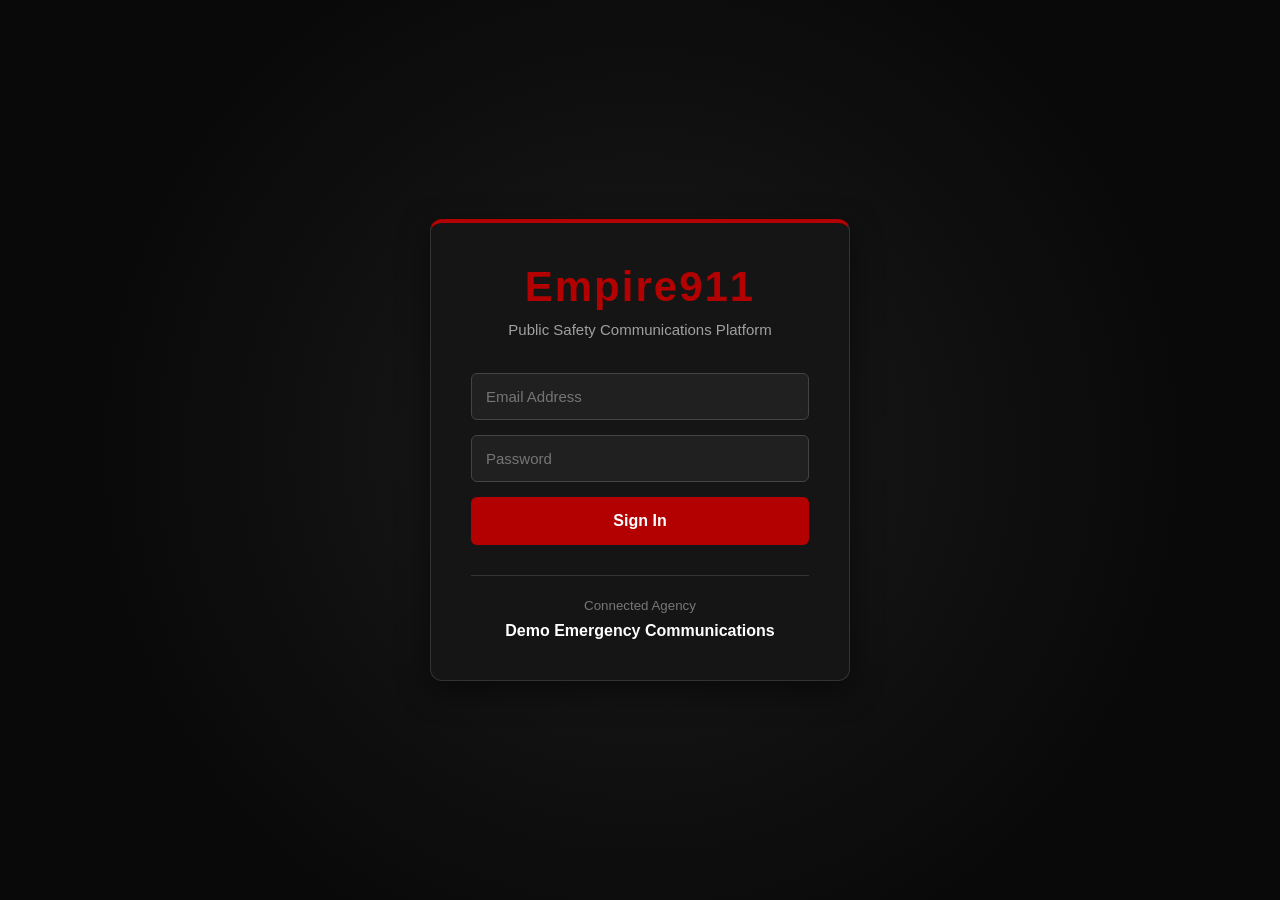
<file: index.html>
<!DOCTYPE html>
<html lang="en">

<head>

<meta charset="UTF-8">
<meta name="viewport" content="width=device-width, initial-scale=1.0">

<title>Empire911 | Login</title>

<link rel="stylesheet" href="css/theme.css">
<link rel="stylesheet" href="css/main.css">
<link rel="stylesheet" href="css/components.css">

</head>


<body>


<div class="login-container">


    <div class="login-box">


        <h1>Empire911</h1>

        <p class="subtitle">
            Public Safety Communications Platform
        </p>



        <div class="login-form">


            <input 
            type="email"
            placeholder="Email Address">


            <input 
            type="password"
            placeholder="Password">



            <button onclick="login()">
                Sign In
            </button>


        </div>



        <div class="agency-display">

            <small>
                Connected Agency
            </small>

            <p id="agencyName">
                Loading...
            </p>

        </div>



    </div>


</div>



<script src="js/agency.js"></script>


<script>

function login(){

    window.location.href="dashboard.html";

}

</script>


</body>

</html>
</file>
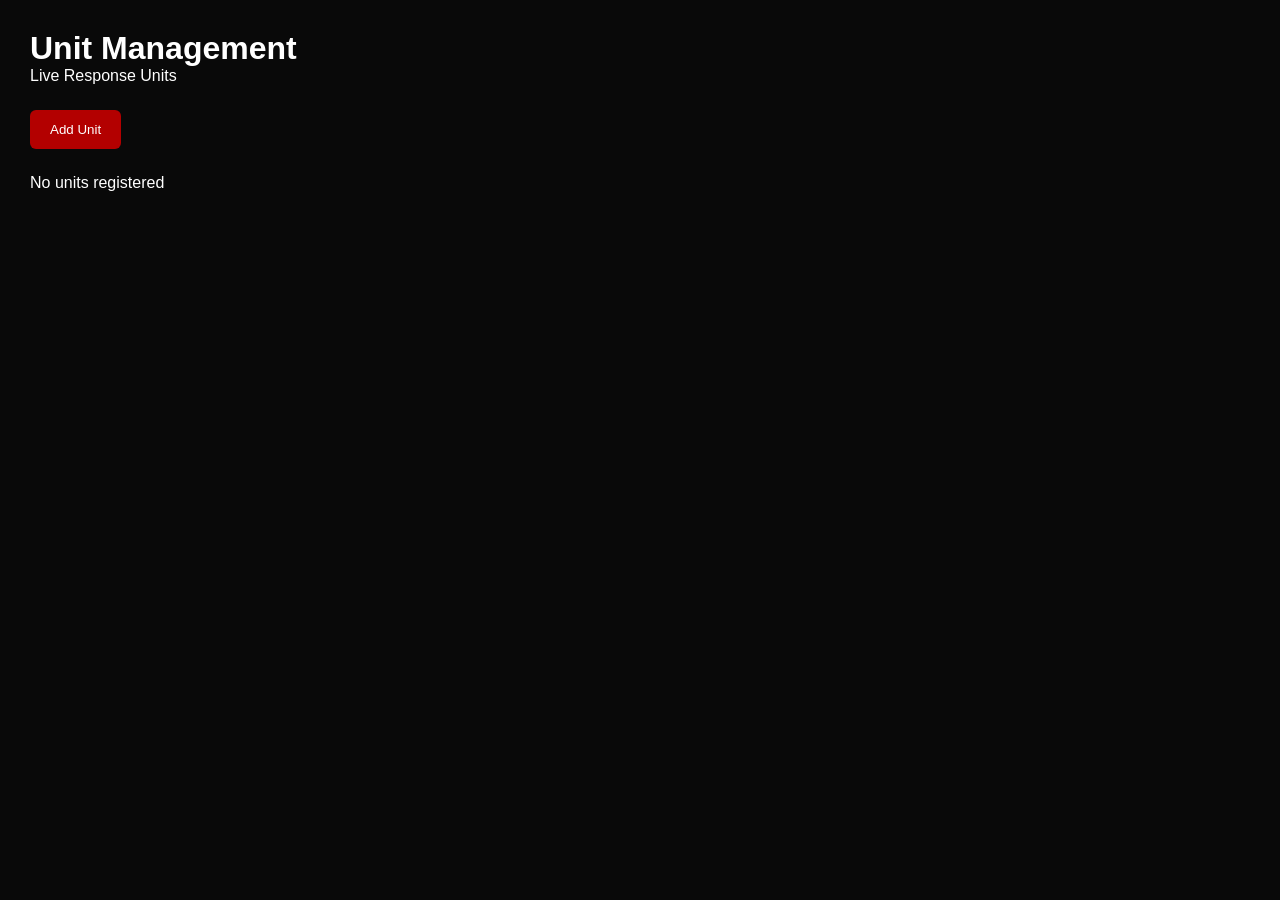
<file: apps/units/index.html>
<!DOCTYPE html>
<html lang="en">

<head>

<meta charset="UTF-8">

<title>Empire911 | Units</title>

<link rel="stylesheet" href="../../css/theme.css">
<link rel="stylesheet" href="../../css/main.css">
<link rel="stylesheet" href="units.css">

</head>


<body>


<div class="units-container">


<header>

<h1>
Unit Management
</h1>

<p>
Live Response Units
</p>

</header>



<div class="unit-actions">

<button onclick="openUnitForm()">
Add Unit
</button>

</div>




<div id="unitList">


<div class="empty">

No units registered

</div>


</div>


</div>




<div class="unit-modal" id="unitModal">


<div class="unit-form">


<h2>
Register Unit
</h2>


<input id="callsign" placeholder="Call Sign">

<input id="department" placeholder="Department">

<input id="officer" placeholder="Officer Name">


<select id="status">

<option>
Available
</option>

<option>
Busy
</option>

<option>
Out of Service
</option>


</select>



<button onclick="createUnit()">
Create Unit
</button>


<button onclick="closeUnitForm()">
Cancel
</button>



</div>


</div>



<script src="units.js"></script>


</body>

</html>
</file>
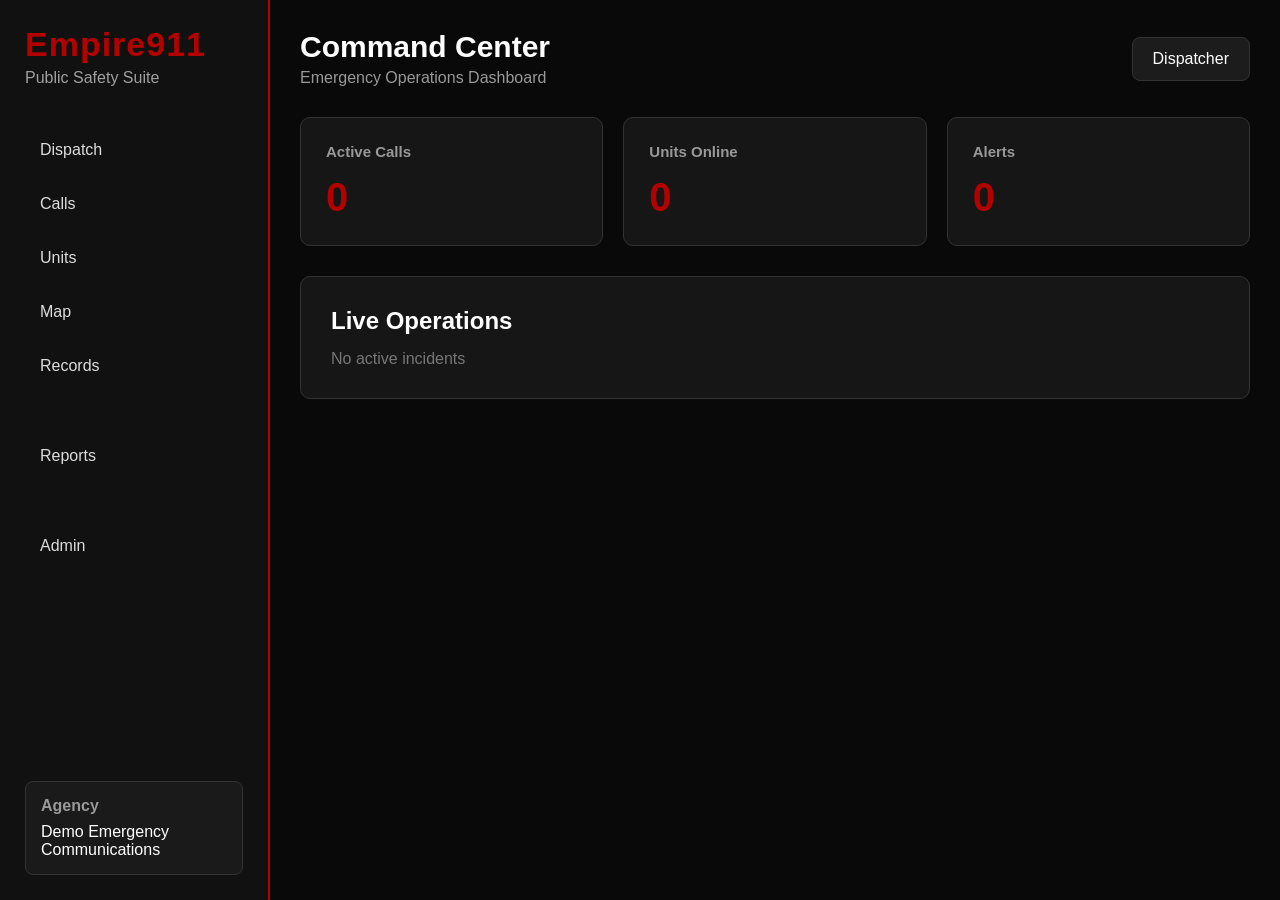
<file: dashboard.html>
<!DOCTYPE html>
<html lang="en">

<head>

<meta charset="UTF-8">
<meta name="viewport" content="width=device-width, initial-scale=1.0">

<title>Empire911 | Command Center</title>

<link rel="stylesheet" href="css/theme.css">
<link rel="stylesheet" href="css/main.css">
<link rel="stylesheet" href="css/dashboard.css">

</head>


<body>


<div class="app">


<aside class="sidebar">


<div class="brand">

<h1>Empire911</h1>

<p>
Public Safety Suite
</p>

</div>



<nav>

<a onclick="openModule('dispatch')">
Dispatch
</a>


<a>
Calls
</a>


<a onclick="openModule('units')">
Units
</a>


<a>
Map
</a>


<a>
Records
<a>

      
<a>
Reports
<a>


<a>
Admin
</a>

</nav>



<div class="agency-box">

<h4>Agency</h4>

<p id="agencyName">
Loading...
</p>

</div>


</aside>





<main>


<header>


<div>

<h2>
Command Center
</h2>

<p>
Emergency Operations Dashboard
</p>


</div>



<div class="profile">

Dispatcher

</div>


</header>





<section class="dashboard-grid">



<div class="stat">

<h3>
Active Calls
</h3>

<strong>
0
</strong>

</div>




<div class="stat">

<h3>
Units Online
</h3>

<strong>
0
</strong>

</div>





<div class="stat">

<h3>
Alerts
</h3>

<strong>
0
</strong>

</div>



</section>




<section class="workspace">


<h2>
Live Operations
</h2>


<div class="empty">

No active incidents

</div>


</section>




</main>



</div>




<script src="js/agency.js"></script>
<script src="js/router.js"></script>


</body>

</html>
</file>
<file: css/theme.css>
:root {

    /* Empire911 Default Theme */

    --primary-red:#b30000;
    --bright-red:#e00000;

    --background:#090909;
    --panel:#151515;

    --border:#303030;

    --text:#ffffff;
    --muted:#a0a0a0;


    /* Status Colors */

    --available:#2ecc71;
    --busy:#e74c3c;
    --warning:#f1c40f;
}
</file>
<file: css/main.css>
* {
    box-sizing:border-box;
    margin:0;
    padding:0;
    font-family:Arial, Helvetica, sans-serif;
}

body {

    background:var(--background);
    color:var(--text);

}
</file>
<file: css/components.css>
/* =========================
   EMPIRE911 LOGIN PAGE
========================= */


.login-container {

    min-height:100vh;

    display:flex;

    justify-content:center;

    align-items:center;

    background:
        radial-gradient(circle at center, #1b1b1b 0%, #090909 70%);

}



/* LOGIN CARD */

.login-box {

    width:420px;

    background:#151515;

    border:1px solid #333;

    border-top:4px solid var(--primary-red);

    border-radius:12px;

    padding:40px;

    text-align:center;

    box-shadow:0 10px 30px rgba(0,0,0,.5);

}



/* BRAND */

.login-box h1 {

    font-size:42px;

    letter-spacing:2px;

    color:var(--primary-red);

    margin-bottom:10px;

}



.subtitle {

    color:var(--muted);

    font-size:15px;

    margin-bottom:35px;

}



/* INPUTS */

.login-form input {

    width:100%;

    padding:14px;

    margin-bottom:15px;

    background:#202020;

    color:white;

    border:1px solid #444;

    border-radius:6px;

    font-size:15px;

}



.login-form input:focus {

    outline:none;

    border-color:var(--primary-red);

}



/* BUTTON */

.login-form button {

    width:100%;

    padding:15px;

    background:var(--primary-red);

    border:none;

    color:white;

    font-size:16px;

    font-weight:bold;

    border-radius:6px;

    cursor:pointer;

    transition:.2s;

}



.login-form button:hover {

    background:var(--bright-red);

}



/* AGENCY DISPLAY */

.agency-display {

    margin-top:30px;

    padding-top:20px;

    border-top:1px solid #333;

}



.agency-display small {

    color:#777;

}



.agency-display p {

    margin-top:8px;

    color:white;

    font-weight:bold;

}
</file>
<file: apps/units/units.css>
.units-container {

padding:30px;

}



.unit-actions {

margin:25px 0;

}



button {

background:var(--primary-red);

border:none;

color:white;

padding:12px 20px;

border-radius:6px;

cursor:pointer;

}



.unit-card {


background:#161616;

border:1px solid #333;

border-left:4px solid var(--primary-red);

padding:20px;

margin-bottom:15px;

border-radius:8px;


}



.unit-modal {


display:none;

position:fixed;

top:0;
left:0;

width:100%;
height:100%;

background:rgba(0,0,0,.7);

align-items:center;

justify-content:center;


}



.unit-form {


background:#151515;

padding:30px;

border-radius:10px;

width:400px;


}



.unit-form input,
.unit-form select {


width:100%;

padding:12px;

margin-bottom:15px;

background:#222;

border:1px solid #444;

color:white;


}
</file>
<file: css/dashboard.css>
* {
    box-sizing:border-box;
    margin:0;
    padding:0;
    font-family:Arial, Helvetica, sans-serif;
}


body {

    background:var(--background);
    color:var(--text);

}



/* APPLICATION LAYOUT */

.app {

    display:flex;
    min-height:100vh;

}



/* SIDEBAR */

.sidebar {

    width:270px;

    background:#111;

    border-right:2px solid var(--primary-red);

    padding:25px;

    display:flex;

    flex-direction:column;

}



.brand h1 {

    color:var(--primary-red);

    font-size:34px;

    letter-spacing:1px;

}



.brand p {

    color:var(--muted);

    margin-top:5px;

}



/* NAVIGATION */

.sidebar nav {

    margin-top:40px;

    flex:1;

}



.sidebar nav a {

    display:block;

    padding:14px 15px;

    margin-bottom:8px;

    color:#ddd;

    text-decoration:none;

    border-radius:6px;

    transition:.2s;

}



.sidebar nav a:hover,
.sidebar nav .active {

    background:var(--primary-red);

    color:white;

}



/* AGENCY */

.agency-box {

    background:#1a1a1a;

    padding:15px;

    border-radius:8px;

    border:1px solid #333;

}



.agency-box h4 {

    color:#999;

    margin-bottom:8px;

}



/* MAIN CONTENT */

main {

    flex:1;

    padding:30px;

}



header {

    display:flex;

    justify-content:space-between;

    align-items:center;

}



header h2 {

    font-size:30px;

}



header p {

    color:#999;

    margin-top:5px;

}



.profile {

    background:#1c1c1c;

    padding:12px 20px;

    border-radius:8px;

    border:1px solid #333;

}



/* DASHBOARD STATS */

.dashboard-grid {

    display:grid;

    grid-template-columns:repeat(3,1fr);

    gap:20px;

    margin-top:30px;

}



.stat {

    background:#161616;

    border:1px solid #333;

    border-radius:10px;

    padding:25px;

}



.stat h3 {

    color:#999;

    font-size:15px;

}



.stat strong {

    display:block;

    margin-top:15px;

    font-size:40px;

    color:var(--primary-red);

}



/* WORKSPACE */

.workspace {

    margin-top:30px;

    background:#161616;

    border:1px solid #333;

    border-radius:10px;

    padding:30px;

}



.empty {

    color:#777;

    margin-top:15px;

}
</file>
